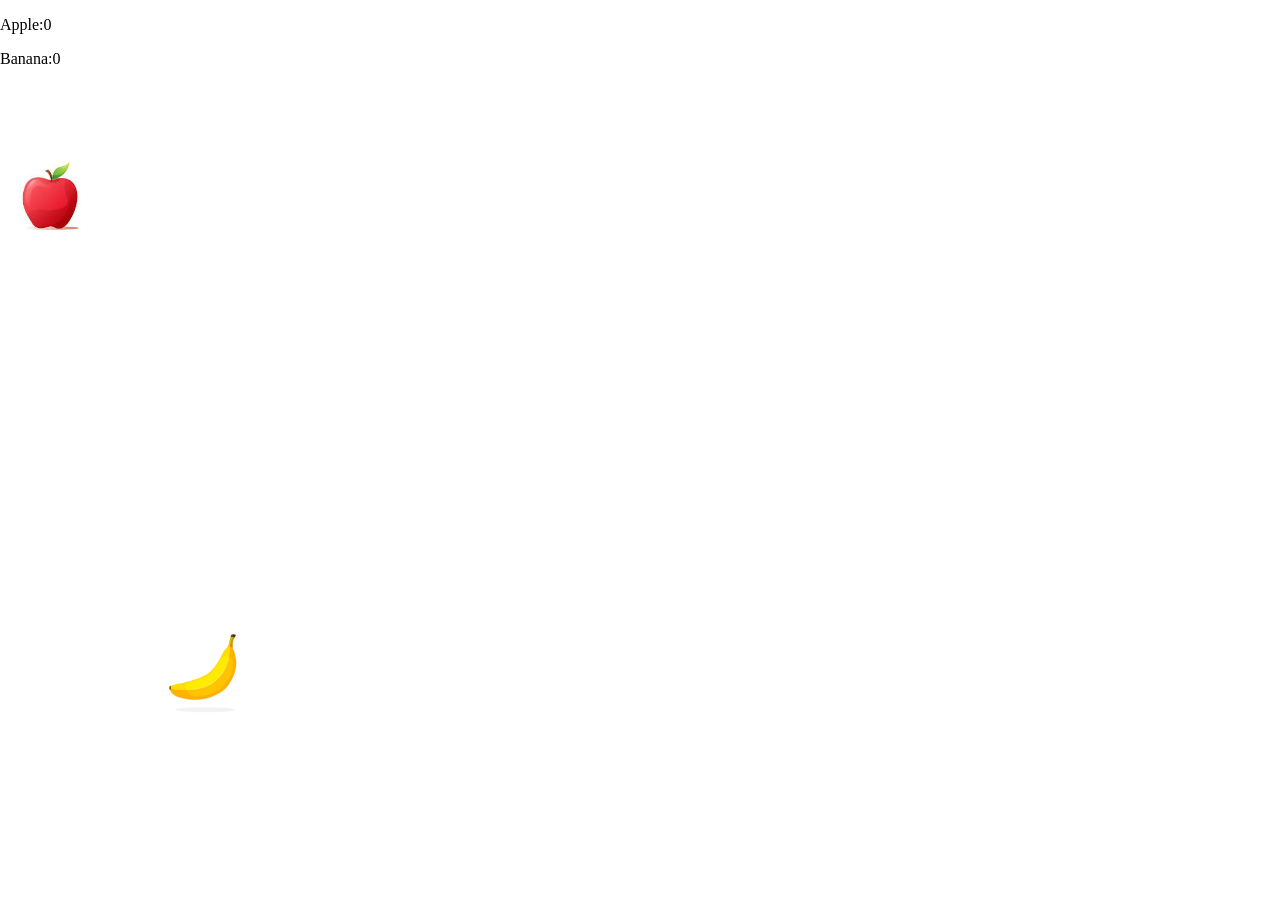
<file: Day4/index.html>
<!DOCTYPE html>
<html lang="en">
<head>
   <style>
    body{
        position: relative;
        height: 100vh;
        margin: 0;
    }
    img{
        width: 100px;
        position: absolute;
        cursor: pointer;
    }
   </style>
<body>
    <p>Apple:<span id="apple">0</span></p>
    <p>Banana:<span id="banana">0</span></p>
    <img src="apple.jpg" onclick="clickImage('apple',this)">
    <img src="banana.png" onclick="clickImage('banana',this)">
<script>
    let apple=0,banana=0;
    document.querySelectorAll("img").forEach(img =>{
        img.style.left=Math.random()*(window.innerWidth-100)+"px"

        img.style.top=Math.random()*(window.innerHeight-120)+"px"
    });
    function clickImage(type,img){
        if(type=="apple"){
            document.getElementById("apple").innerText=++apple;
        }
        else{
            document.getElementById("banana").innerText=++banana;
        }
        img.style.left=Math.random()*(window.innerWidth-100)+"px";
        img.style.top=Math.random()*(window.innerHeight-120)+"px";
    }
</script>
    
</body>
</html>
</file>
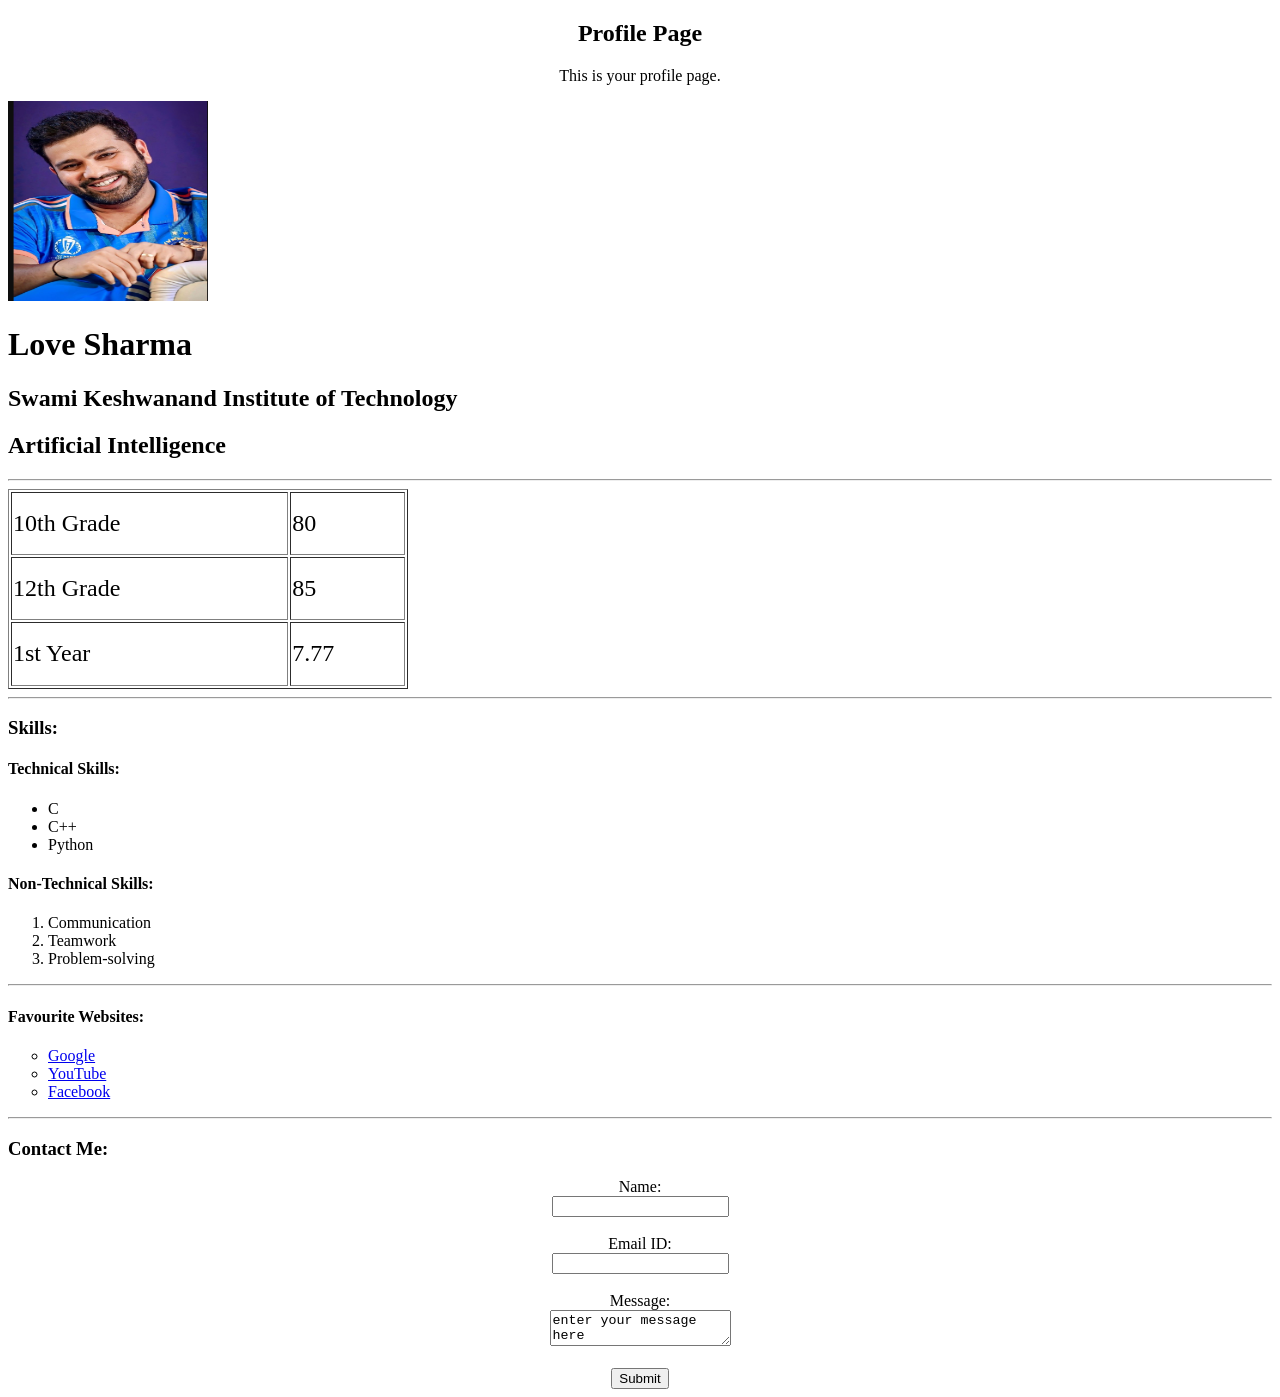
<file: Day1/first.html>
<!DOCTYPE html>
<html>
<head>
    <title>Profile Page</title>
</head>
<body>

    <h2 align="center">Profile Page</h2>
    <p align="center">This is your profile page.</p>

        <img src="profile.png" alt="Profile Picture" width="200" height="200">
    

    <h1>Love Sharma</h1>
    <h2>Swami Keshwanand Institute of Technology</h2>
    <h2>Artificial Intelligence</h2>

    <hr>

    <table border="1" style="font-size:24px; width:400px; height:200px;">
        <tr>
            <td>10th Grade</td>
            <td>80</td>
        </tr>
        <tr>
            <td>12th Grade</td>
            <td>85</td>
        </tr>
        <tr>
            <td>1st Year</td>
            <td>7.77</td>
        </tr>
    </table>

    <hr>

    <h3>Skills:</h3>

    <h4>Technical Skills:</h4>
    <ul>
        <li>C</li>
        <li>C++</li>
        <li>Python</li>
    </ul>

    <h4>Non-Technical Skills:</h4>
    <ol>
        <li>Communication</li>
        <li>Teamwork</li>
        <li>Problem-solving</li>
    </ol>

    <hr>

    <h4>Favourite Websites:</h4>
    <ul style="list-style-type: circle;">
        <li><a href="https://www.google.com/">Google</a></li>
        <li><a href="https://www.youtube.com/">YouTube</a></li>
        <li><a href="https://www.facebook.com/">Facebook</a></li>
    </ul>
    <hr>
    <h3>Contact Me:</h3>
<form align="center" >
        <label>Name:</label><br>
        <input type="text" name="name"><br><br>

        <label>Email ID:</label><br>
        <input type="email" name="email"><br><br>

        <label>Message:</label><br>
        <textarea name="message">enter your message here</textarea><br><br>

        <button type="submit">Submit</button>
    </form>
</body>
</html>
</file>
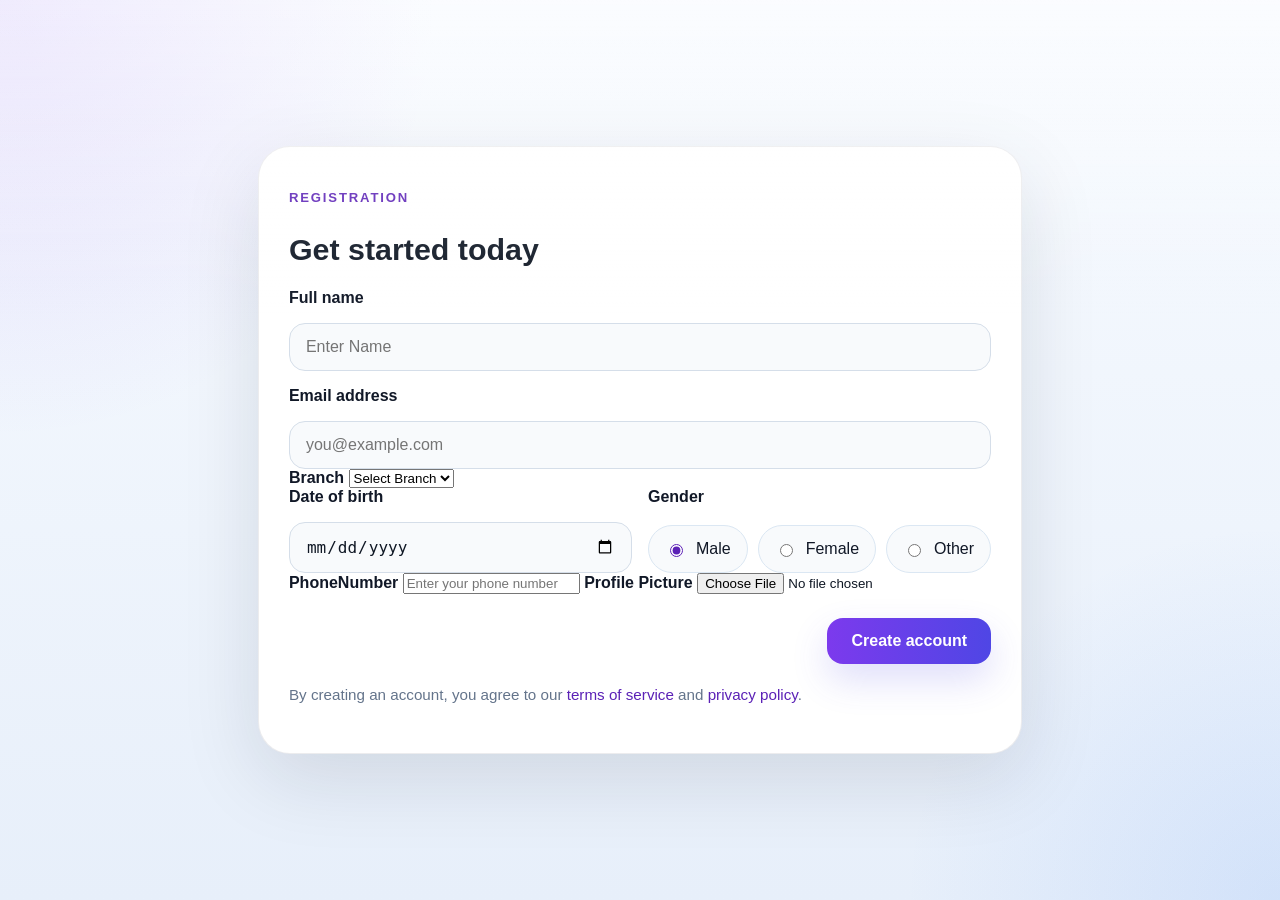
<file: day11/registration.html>
<!DOCTYPE html>
<html lang="en">
<head>
    <meta charset="UTF-8">
    <meta name="viewport" content="width=device-width, initial-scale=1.0">
    <title>Registration</title>
    <link rel="stylesheet" href="style.css">
</head>
<body>
    <div class="page-wrapper">
        <section class="hero">
            <aside class="hero-card">
                <div class="card-header">
                    <p class="eyebrow">Registration</p>
                    <h2>Get started today</h2>
                </div>

                <form method="post" novalidate action="registration.php" class="form" enctype="multipart/form-data">
                    <div class="form-grid">
                        <label for="txtName">Full name</label>
                        <input type="text" id="txtName" name="name" placeholder="Enter Name" required>

                        <label for="txtEmail">Email address</label>
                        <input type="email" id="txtEmail" name="email" placeholder="you@example.com" required>
                    </div>
                    <div class ="form-group">
                        <label for="branch">Branch</label>
                        <select name="branch" id="branch">
                        <option value="">Select Branch</option>
                        <option value="DS">DS</option>
                        <option value="IOT">IOT</option>
                        <option value="AI">AI</option>
                        <option value="CSE">CSE</option>
                        </select>
                    </div>

                    <div class="field-group">
                        <div class="field-half">
                            <label for="dtDOB">Date of birth</label>
                            <input type="date" id="dtDOB" name="dob">
                        </div>
                        <div class="field-half">
                            <label>Gender</label>
                            <div class="radio-group" role="radiogroup" aria-label="Gender">
                                <label><input type="radio" name="gender" value="male" checked> Male</label>
                                <label><input type="radio" name="gender" value="female"> Female</label>
                                <label><input type="radio" name="gender" value="other"> Other</label>
                            </div>
                        </div>
                    </div>

                    <label for="txtPhoneNumber">PhoneNumber</label>
                    <input type="tel" id="txtPhoneNumber" name="phoneNumber" placeholder="Enter your phone number" required>

                    <label for="Myfile">Profile Picture</label>
                    <input type="file" id="Myfile" name="Myfile" accept="image/*" required>
                   <!-- <button type="button" onclick="previewFile()">Preview Upload</button>--> 
                    <div id="filePreview"></div>

                    <div class="actions">
                        <button type="submit" class="primary">Create account</button>
                    </div>

                    <p class="note">By creating an account, you agree to our <a href="#">terms of service</a> and <a href="#">privacy policy</a>.</p>
                </form>
            </aside>
        </section>
    </div>

  <!--  <script>
        function previewFile() {
            const fileInput = document.getElementById('Myfile');
            const preview = document.getElementById('filePreview');
            const file = fileInput.files[0];

            if (!file) {
                preview.innerHTML = '<p style="color: red;">Please select a file first.</p>';
                return;
            }

            const reader = new FileReader();
            reader.onload = function(e) {
                preview.innerHTML = '<p style="color: green;">✓ File selected: ' + file.name + '</p>' +
                                    '<img src="' + e.target.result + '" style="max-width: 200px; margin-top: 10px;">';
            };
            reader.readAsDataURL(file);
        }
    </script>-->
</body>
</html>
</file>
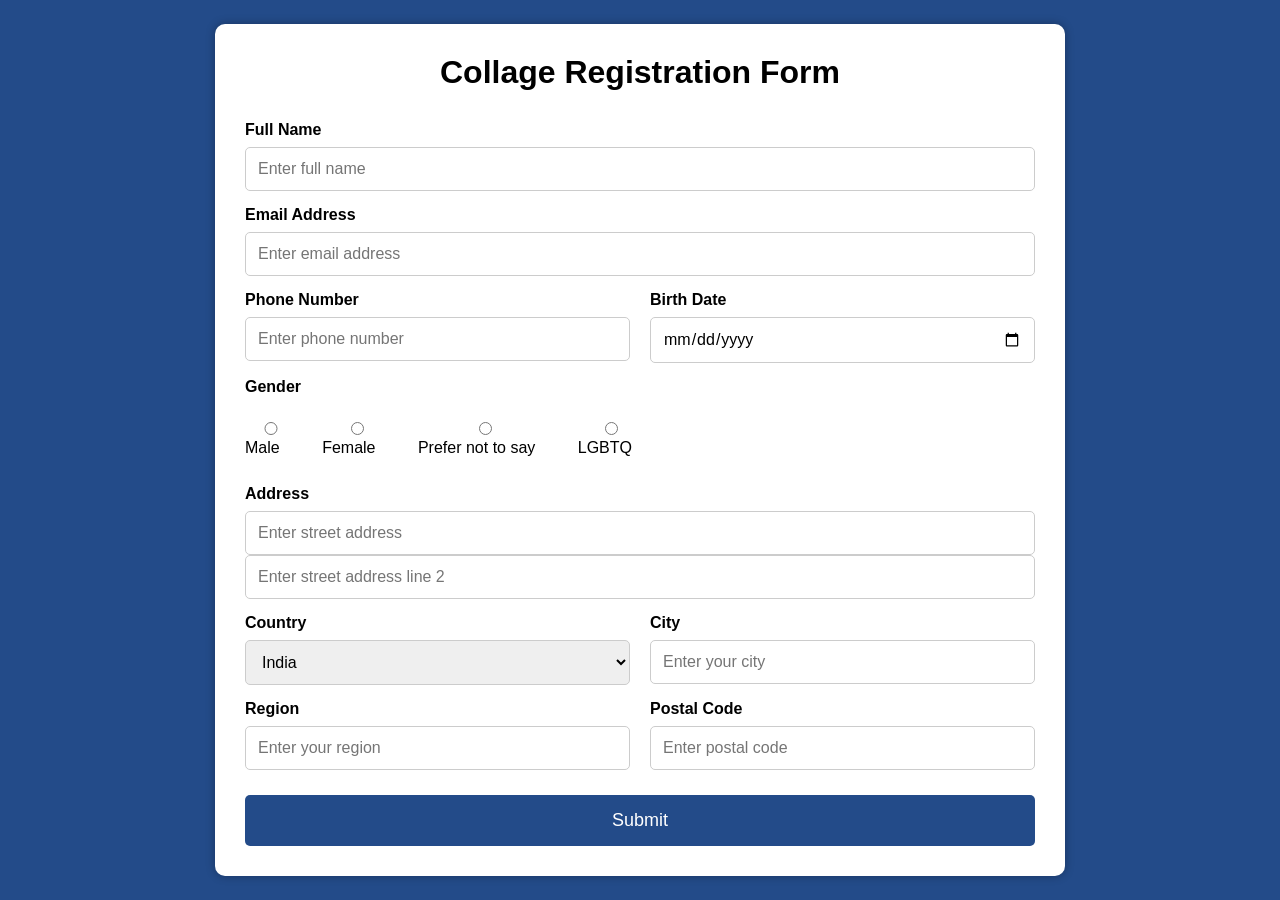
<file: Day2/Registration.html>
<!DOCTYPE html>
<html lang="en">

<head>
    <meta charset="UTF-8">
    <meta name="viewport" content="width=device-width, initial-scale=1.0">
    <title>Registration Form</title>
    <link rel="stylesheet" href="form.css">
</head>

<body>

    <div class="container">
        <h1> Collage Registration Form</h1>

        <form>

            <label>Full Name</label>
            <input type="text" placeholder="Enter full name">

            <label>Email Address</label>
            <input type="email" placeholder="Enter email address">

            <div class="row">
                <div class="col">
                    <label>Phone Number</label>
                    <input type="tel" placeholder="Enter phone number">
                </div>

                <div class="col">
                    <label>Birth Date</label>
                    <input type="date">
                </div>
            </div>

            <label>Gender</label>

            <div class="gender">
                <label><input type="radio" name="gender"> Male</label>
                <label><input type="radio" name="gender"> Female</label>
                <label><input type="radio" name="gender"> Prefer not to say</label>
                <label><input type="radio" name="gender">LGBTQ </label>
            </div>

            <label>Address</label>
            <input type="text" placeholder="Enter street address">

            <input type="text" placeholder="Enter street address line 2">

            <div class="row">
                <div class="col">
                    <label>Country</label>
                    <select>
                        <option>India</option>
                        <option>USA</option>
                        <option>Canada</option>
                    </select>
                </div>

                <div class="col">
                    <label>City</label>
                    <input type="text" placeholder="Enter your city">
                </div>
            </div>

            <div class="row">
                <div class="col">
                    <label>Region</label>
                    <input type="text" placeholder="Enter your region">
                </div>

                <div class="col">
                    <label>Postal Code</label>
                    <input type="text" placeholder="Enter postal code">
                </div>
            </div>

            <button type="submit">Submit</button>

        </form>

    </div>

</body>

</html>
</file>
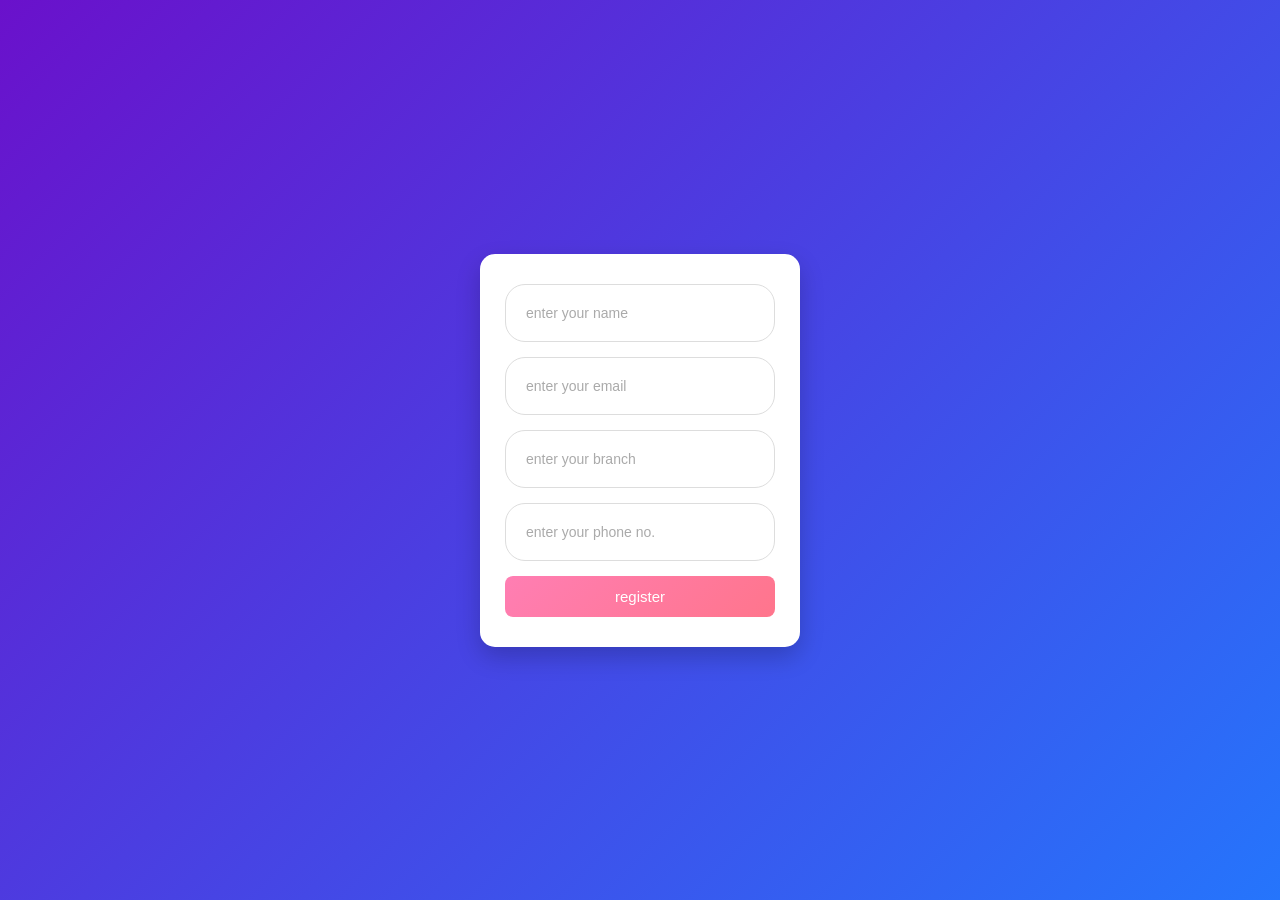
<file: Day8/form.html>
<html>

<body>
    <title>My Form</title>
    <link rel="stylesheet" href="form.css">
    <form action="registration.php" method="post">
        <input type="text" name="name" placeholder="enter your name">
        <input type="email" name="email" placeholder="enter your email">
        <input type="text" name="branch" placeholder="enter your branch">
        <input type="tel" name="phoneNumber" placeholder="enter your phone no.">
        <button type="submit"> register</button>
    </form>
</body>

</html>
</file>
<file: day11/style.css>
/* style.css — polished registration page design */

:root {
  --bg: #eef3fb;
  --surface: #ffffff;
  --surface-soft: #f8fbff;
  --text: #0f1724;
  --text-muted: #64748b;
  --border: #dbe7f3;
  --accent: #7c3aed;
  --accent-strong: #5b21b6;
  --shadow: 0 24px 80px rgba(15, 23, 42, 0.12);
}

* {
  box-sizing: border-box;
}

html, body {
  margin: 0;
  min-height: 100%;
}

body {
  font-family: 'Segoe UI', Tahoma, Geneva, Verdana, sans-serif;
  color: var(--text);
  background: radial-gradient(circle at top left, rgba(124, 58, 237, 0.14), transparent 28%),
              radial-gradient(circle at bottom right, rgba(59, 130, 246, 0.12), transparent 24%),
              linear-gradient(180deg, #f8fbff 0%, #e7effa 100%);
}

body::before {
  content: '';
  position: fixed;
  inset: 0;
  background: linear-gradient(180deg, rgba(255,255,255,0.38), transparent 35%);
  pointer-events: none;
}

.page-wrapper {
  display: flex;
  justify-content: center;
  align-items: center;
  min-height: 100vh;
  padding: 24px;
}

.hero {
  display: flex;
  justify-content: center;
  align-items: center;
  width: min(1120px, 100%);
}

.hero-copy {
  padding: 32px 30px;
  border-radius: 32px;
  background: rgba(255,255,255,0.92);
  border: 1px solid rgba(15,23,42,0.08);
  box-shadow: var(--shadow);
}

.eyebrow {
  display: inline-flex;
  align-items: center;
  gap: 10px;
  color: var(--accent-strong);
  font-size: 0.82rem;
  letter-spacing: 0.14em;
  text-transform: uppercase;
  font-weight: 700;
  margin-bottom: 18px;
}

.hero-copy h1 {
  margin: 0;
  font-size: clamp(2.6rem, 3.3vw, 4.2rem);
  line-height: 1.02;
}

.hero-text {
  margin: 18px 0 0;
  max-width: 620px;
  font-size: 1rem;
  line-height: 1.7;
  color: var(--text-muted);
}

.hero-stats {
  display: grid;
  grid-template-columns: repeat(3, minmax(0, 1fr));
  gap: 16px;
  margin-top: 28px;
}

.hero-stats div {
  padding: 16px 18px;
  border-radius: 18px;
  background: var(--surface-soft);
  border: 1px solid var(--border);
}

.hero-stats strong {
  display: block;
  font-size: 1.2rem;
  margin-bottom: 6px;
  color: var(--text);
}

.hero-stats span {
  color: var(--text-muted);
  font-size: 0.95rem;
}

.hero-card {
  padding: 30px;
  border-radius: 32px;
  background: var(--surface);
  border: 1px solid rgba(15,23,42,0.08);
  box-shadow: var(--shadow);
}

.card-header {
  margin-bottom: 22px;
}

.hero-card h2 {
  margin: 10px 0 0;
  font-size: 1.9rem;
  line-height: 1.1;
}

.form-grid,
.field-group {
  display: grid;
  gap: 16px;
}

.form-grid {
  grid-template-columns: 1fr;
}

.field-group {
  grid-template-columns: 1fr 1fr;
}

.field-half {
  display: grid;
  gap: 16px;
}

label {
  font-weight: 600;
  color: #111827;
}

input[type="text"],
input[type="email"],
input[type="date"],
input[type="password"] {
  width: 100%;
  padding: 14px 16px;
  border-radius: 16px;
  border: 1px solid #d5dee9;
  background: #f8fafc;
  font-size: 1rem;
  color: var(--text);
}

input[type="text"]:focus,
input[type="email"]:focus,
input[type="date"]:focus,
input[type="password"]:focus {
  border-color: rgba(124, 58, 237, 0.4);
  outline: none;
  box-shadow: 0 0 0 5px rgba(124, 58, 237, 0.12);
}

.radio-group {
  display: flex;
  flex-wrap: wrap;
  gap: 10px;
}

.radio-group label {
  display: inline-flex;
  align-items: center;
  gap: 10px;
  padding: 12px 16px;
  border-radius: 999px;
  background: #f8fafc;
  border: 1px solid #dbe7f3;
  cursor: pointer;
  font-weight: 500;
}

.radio-group input {
  accent-color: var(--accent-strong);
}

.actions {
  margin-top: 24px;
  display: flex;
  justify-content: flex-end;
}

button.primary {
  border: none;
  border-radius: 16px;
  padding: 14px 24px;
  background: linear-gradient(90deg, #7c3aed 0%, #4f46e5 100%);
  color: #ffffff;
  font-size: 1rem;
  font-weight: 700;
  cursor: pointer;
  box-shadow: 0 16px 36px rgba(79, 70, 229, 0.18);
}

button.primary:hover {
  transform: translateY(-1px);
}

.note {
  margin-top: 18px;
  color: var(--text-muted);
  font-size: 0.95rem;
  line-height: 1.7;
}

.note a {
  color: var(--accent-strong);
  text-decoration: none;
}

.note a:hover {
  text-decoration: underline;
}

@media (max-width: 860px) {
  .hero {
    grid-template-columns: 1fr;
  }

  .hero-copy,
  .hero-card {
    padding: 24px;
  }

  .field-group {
    grid-template-columns: 1fr;
  }

  .actions {
    justify-content: stretch;
  }

  button.primary {
    width: 100%;
  }
}

@media (max-width: 520px) {
  .hero-copy {
    padding: 22px;
  }

  .hero-card {
    border-radius: 24px;
    padding: 22px;
  }
}
</file>
<file: Day2/form.css>
*{
    margin:0;
    padding:0;
    box-sizing:border-box;
    font-family:Arial, Helvetica, sans-serif;
}

body{
    background:#234b89;
    display:flex;
    justify-content:center;
    align-items:center;
    min-height:100vh;
    padding:20px;
}

.container{
    background:#fff;
    width:850px;
    padding:30px;
    border-radius:10px;
    box-shadow:0 0 10px rgba(0,0,0,0.3);
}

h1{
    text-align:center;
    margin-bottom:30px;
}

label{
    display:block;
    font-weight:bold;
    margin-top:15px;
    margin-bottom:8px;
}

input,
select{
    width:100%;
    padding:12px;
    border:1px solid #ccc;
    border-radius:5px;
    font-size:16px;
}

.row{
    display:flex;
    gap:20px;
}

.col{
    flex:1;
}

.gender{
    display:flex;
    gap:25px;
    margin:10px 0 20px;
}

.gender label{
    font-weight:normal;
}

button{
    width:100%;
    margin-top:25px;
    padding:15px;
    border:none;
    background:#234b89;
    color:white;
    font-size:18px;
    border-radius:5px;
    cursor:pointer;
}

button:hover{
    background:#17335f;
}
</file>
<file: Day8/form.css>
* {
    margin: 0;
    padding: 0;
    box-sizing: border-box;
    font-family: 'Segoe UI', sans-serif;
}


body {
    height: 100vh;
    display: flex;
    justify-content: center;
    align-items: center;
    background: linear-gradient(135deg, #6a11cb, #2575fc);
}

form {
    background: white;
    padding: 30px 25px;
    border-radius: 15px;
    width: 320px;
    box-shadow: 0 10px 25px rgba(0, 0, 0, 0.2);
    display: flex;
    flex-direction: column;
    gap: 15px;
}


form input {
    padding: 20px;
    border: 1px solid #ddd;
    border-radius: 20px;
    outline: none;
    transition: 0.3s;
    font-size: 14px;
}


form input:focus {
    border-color: #6a11cb;
    box-shadow: 0 0 5px rgba(106, 17, 203, 0.4);
}


form button {
    padding: 12px;
    border: none;
    border-radius: 8px;
    background: linear-gradient(135deg, #ff7eb3, #ff758c);
    color: white;
    font-size: 15px;
    cursor: pointer;
    transition: 0.3s;
}

form button:hover {
    transform: translateY(-2px);
    box-shadow: 0 5px 15px rgba(255, 118, 140, 0.4);
}


::placeholder {
    color: #aaa;
}
</file>
